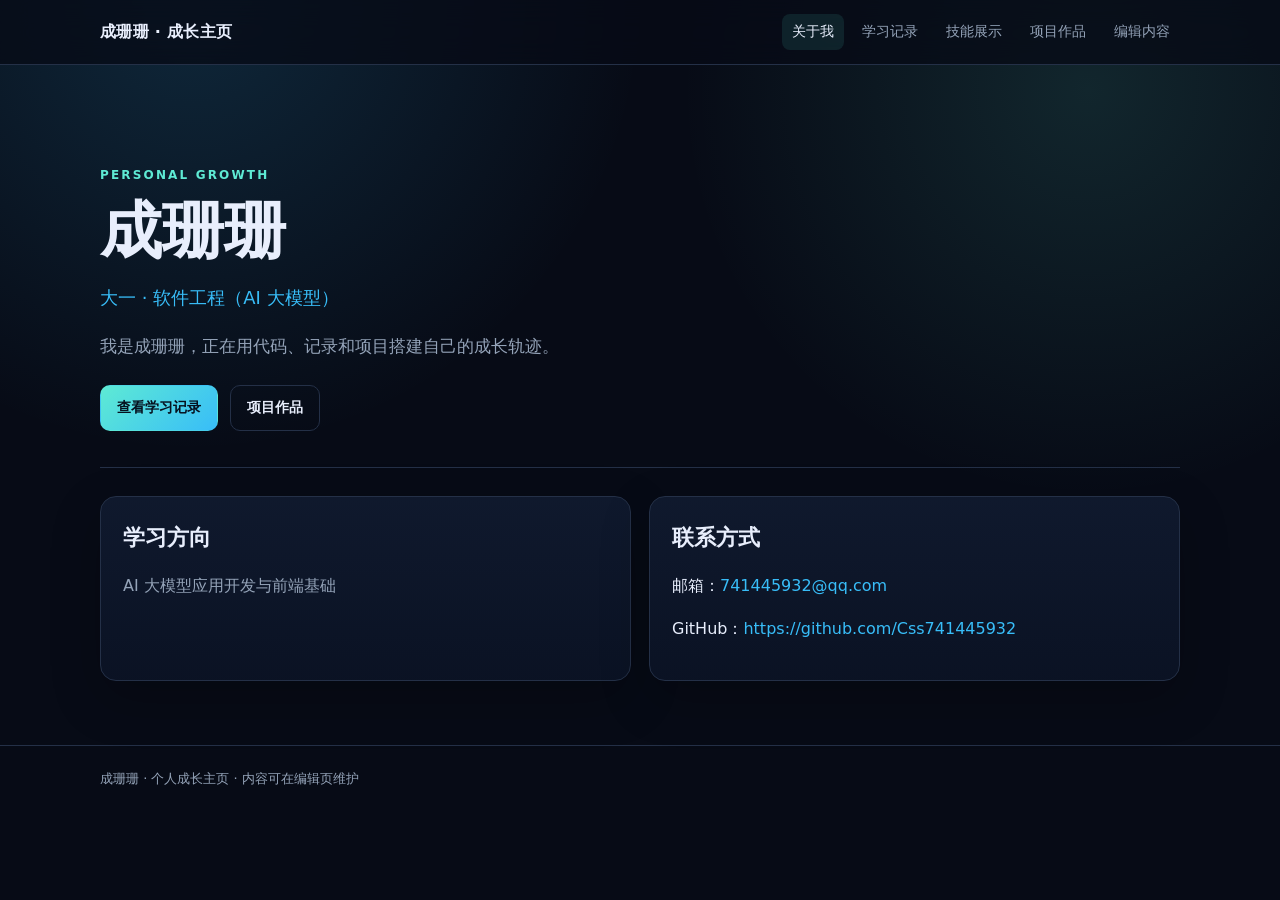
<file: index.html>
<!DOCTYPE html>
<html lang="zh-CN">
<head>
  <meta charset="UTF-8">
  <meta name="viewport" content="width=device-width, initial-scale=1.0">
  <title>成珊珊 · 关于我</title>
  <link rel="stylesheet" href="css/style.css">
</head>
<body data-page="home">
  <header class="site-header">
    <div class="container nav-wrap">
      <a class="brand" href="index.html">成珊珊 · 成长主页</a>
      <nav class="nav">
        <a href="index.html" aria-current="page">关于我</a>
        <a href="learning.html">学习记录</a>
        <a href="skills.html">技能展示</a>
        <a href="projects.html">项目作品</a>
        <a href="edit.html">编辑内容</a>
      </nav>
    </div>
  </header>

  <main class="container">
    <section class="hero">
      <p class="kicker">PERSONAL GROWTH</p>
      <h1 id="about-name">成珊珊</h1>
      <p class="hero-sub"><span id="about-grade">大一</span> · <span id="about-major">软件工程（AI 大模型）</span></p>
      <p class="hero-intro" id="about-intro">正在加载个人介绍...</p>
      <div class="hero-actions">
        <a class="btn" href="learning.html">查看学习记录</a>
        <a class="btn ghost" href="projects.html">项目作品</a>
      </div>
    </section>

    <section class="grid-2">
      <article class="card">
        <h2>学习方向</h2>
        <p id="about-direction" class="muted">正在加载...</p>
      </article>
      <article class="card">
        <h2>联系方式</h2>
        <p>邮箱：<a id="contact-email" href="#">加载中...</a></p>
        <p>GitHub：<a id="contact-github" href="#" target="_blank" rel="noopener">加载中...</a></p>
      </article>
    </section>
  </main>

  <footer>
    <div class="container">成珊珊 · 个人成长主页 · 内容可在编辑页维护</div>
  </footer>

  <script src="js/data.js"></script>
  <script src="js/main.js"></script>
</body>
</html>
</file>
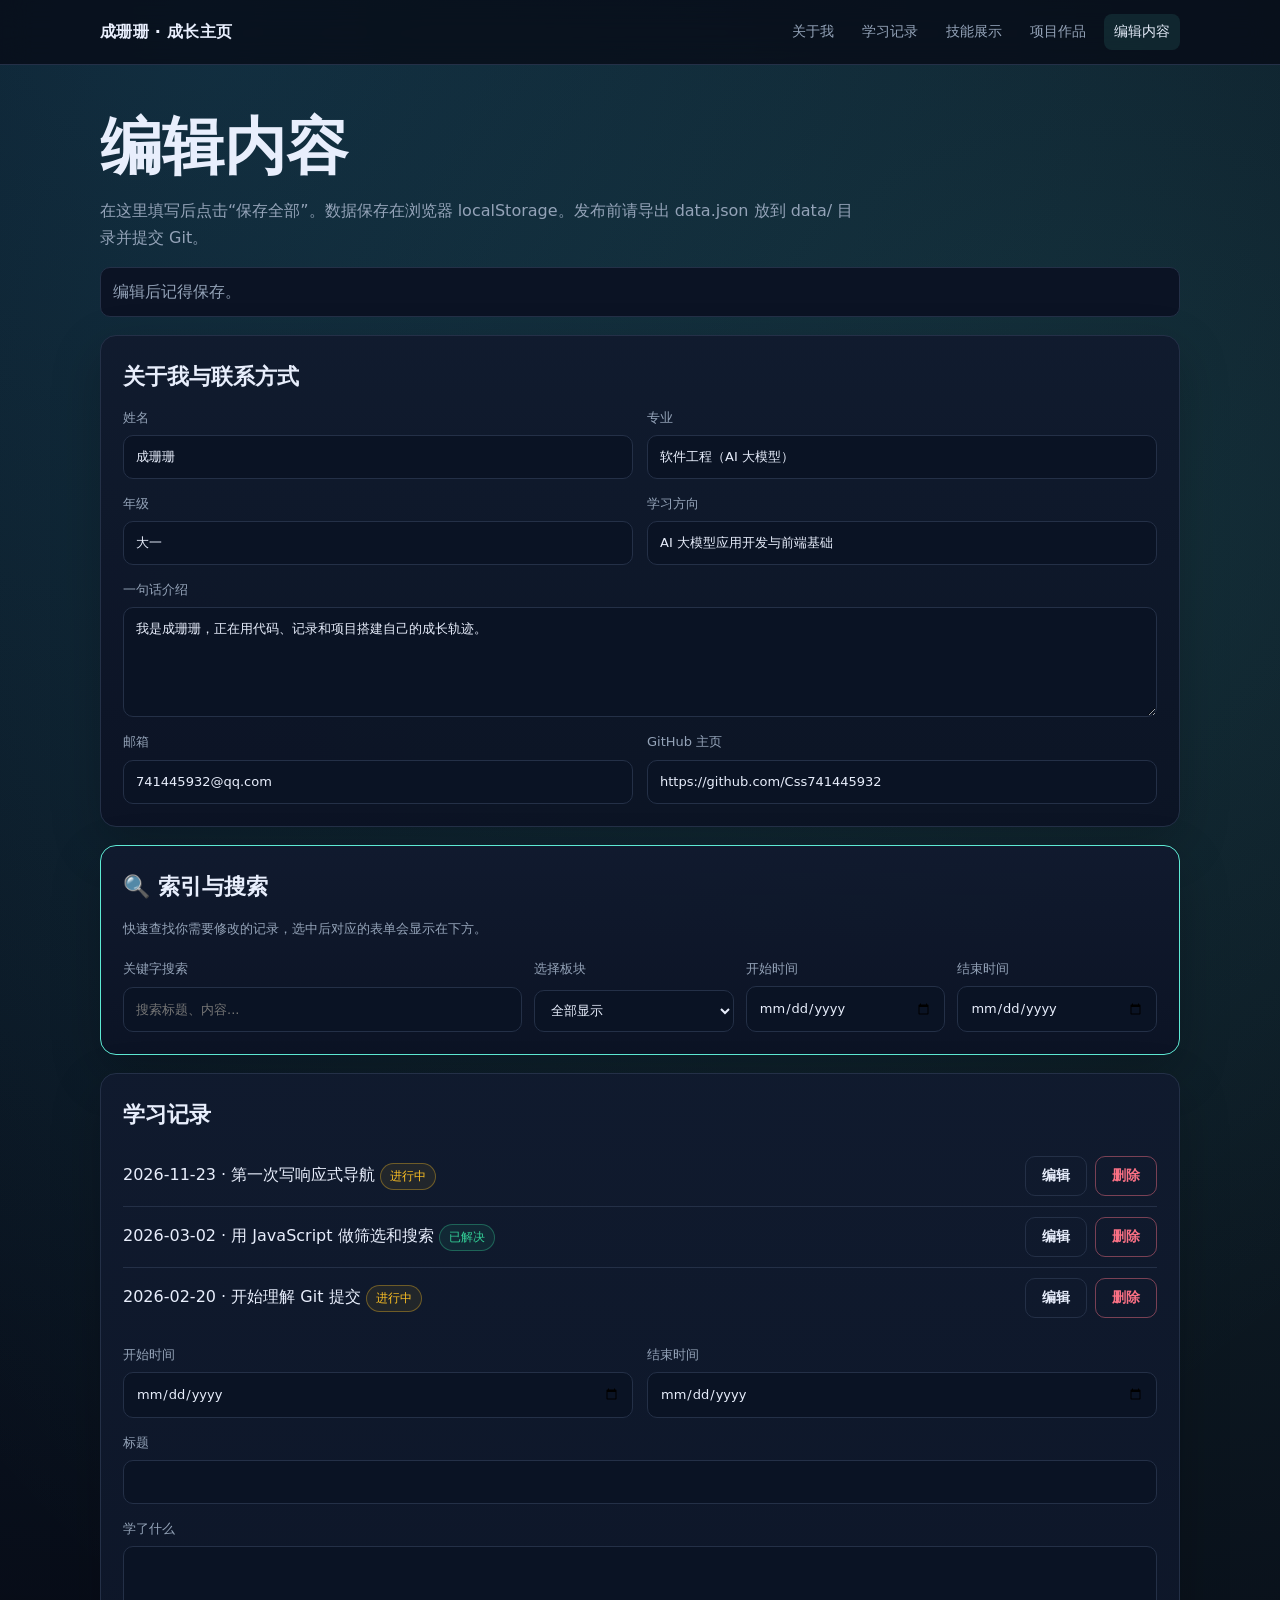
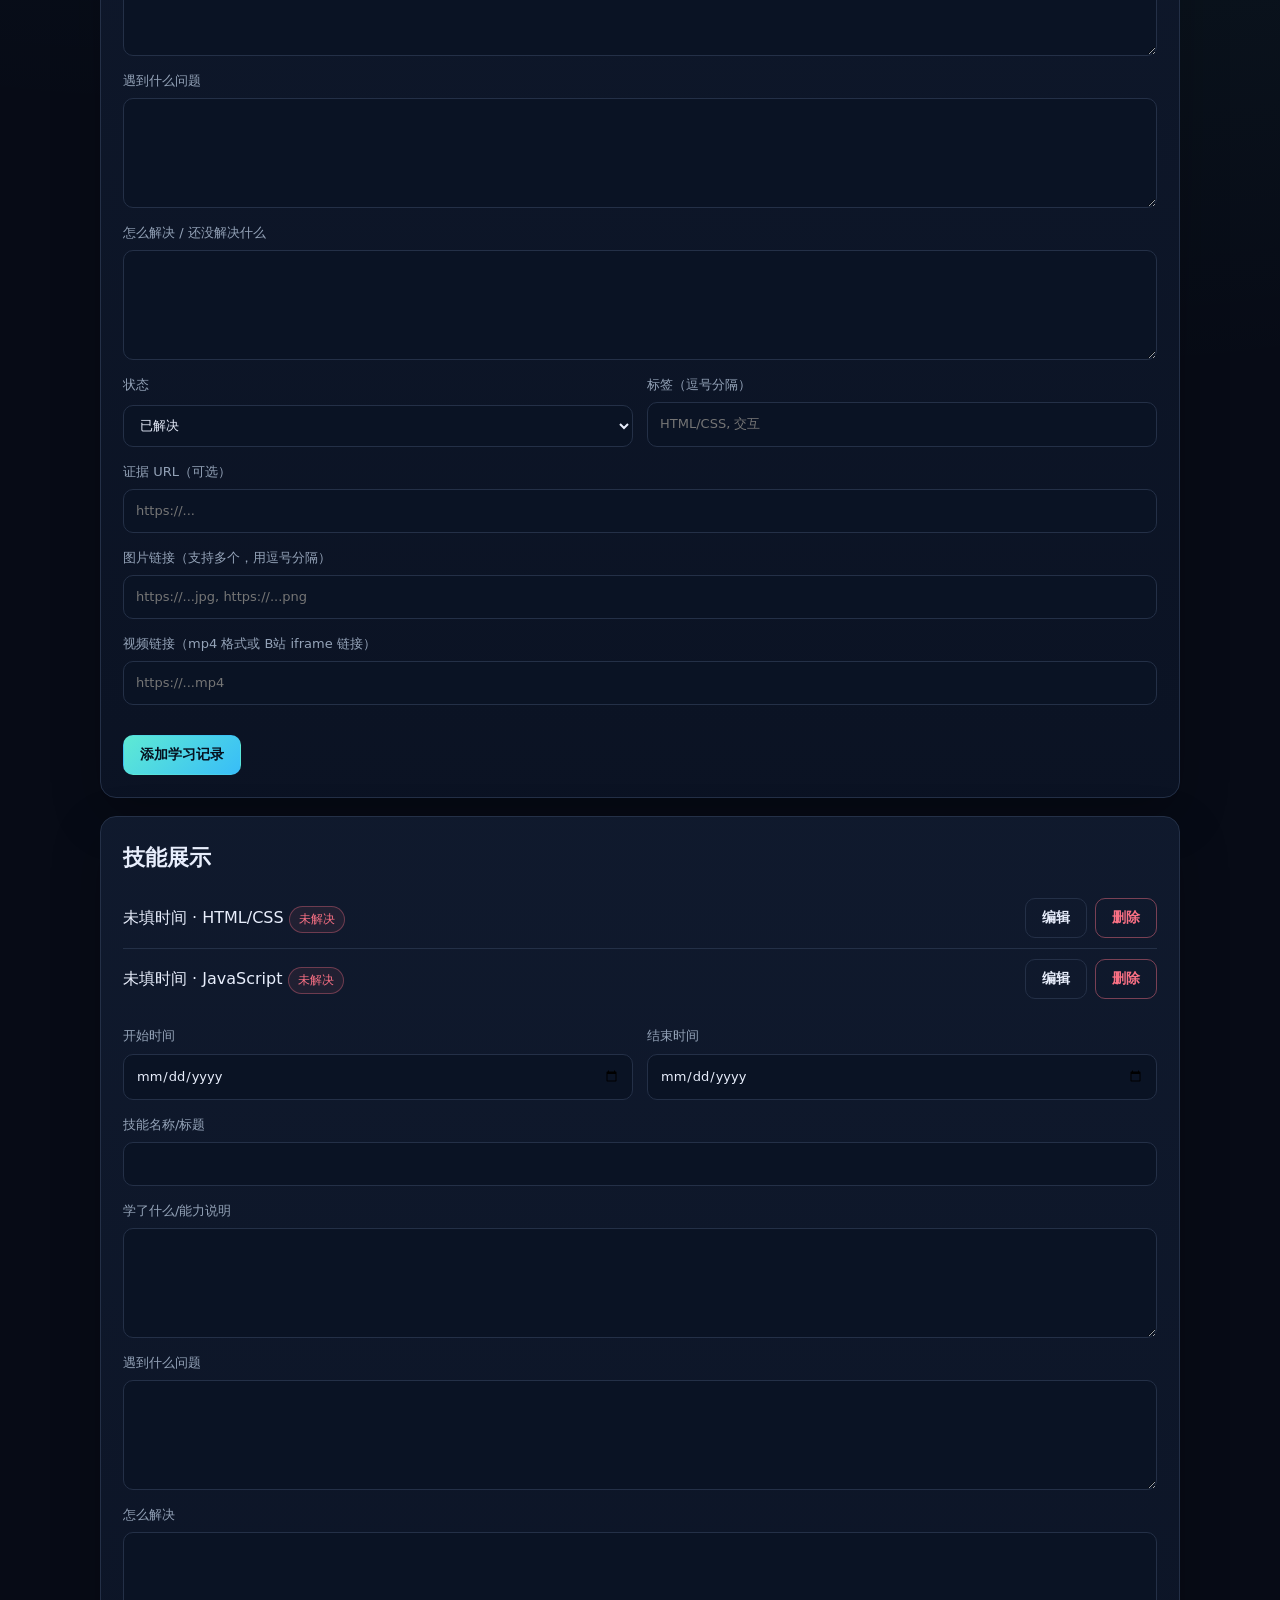
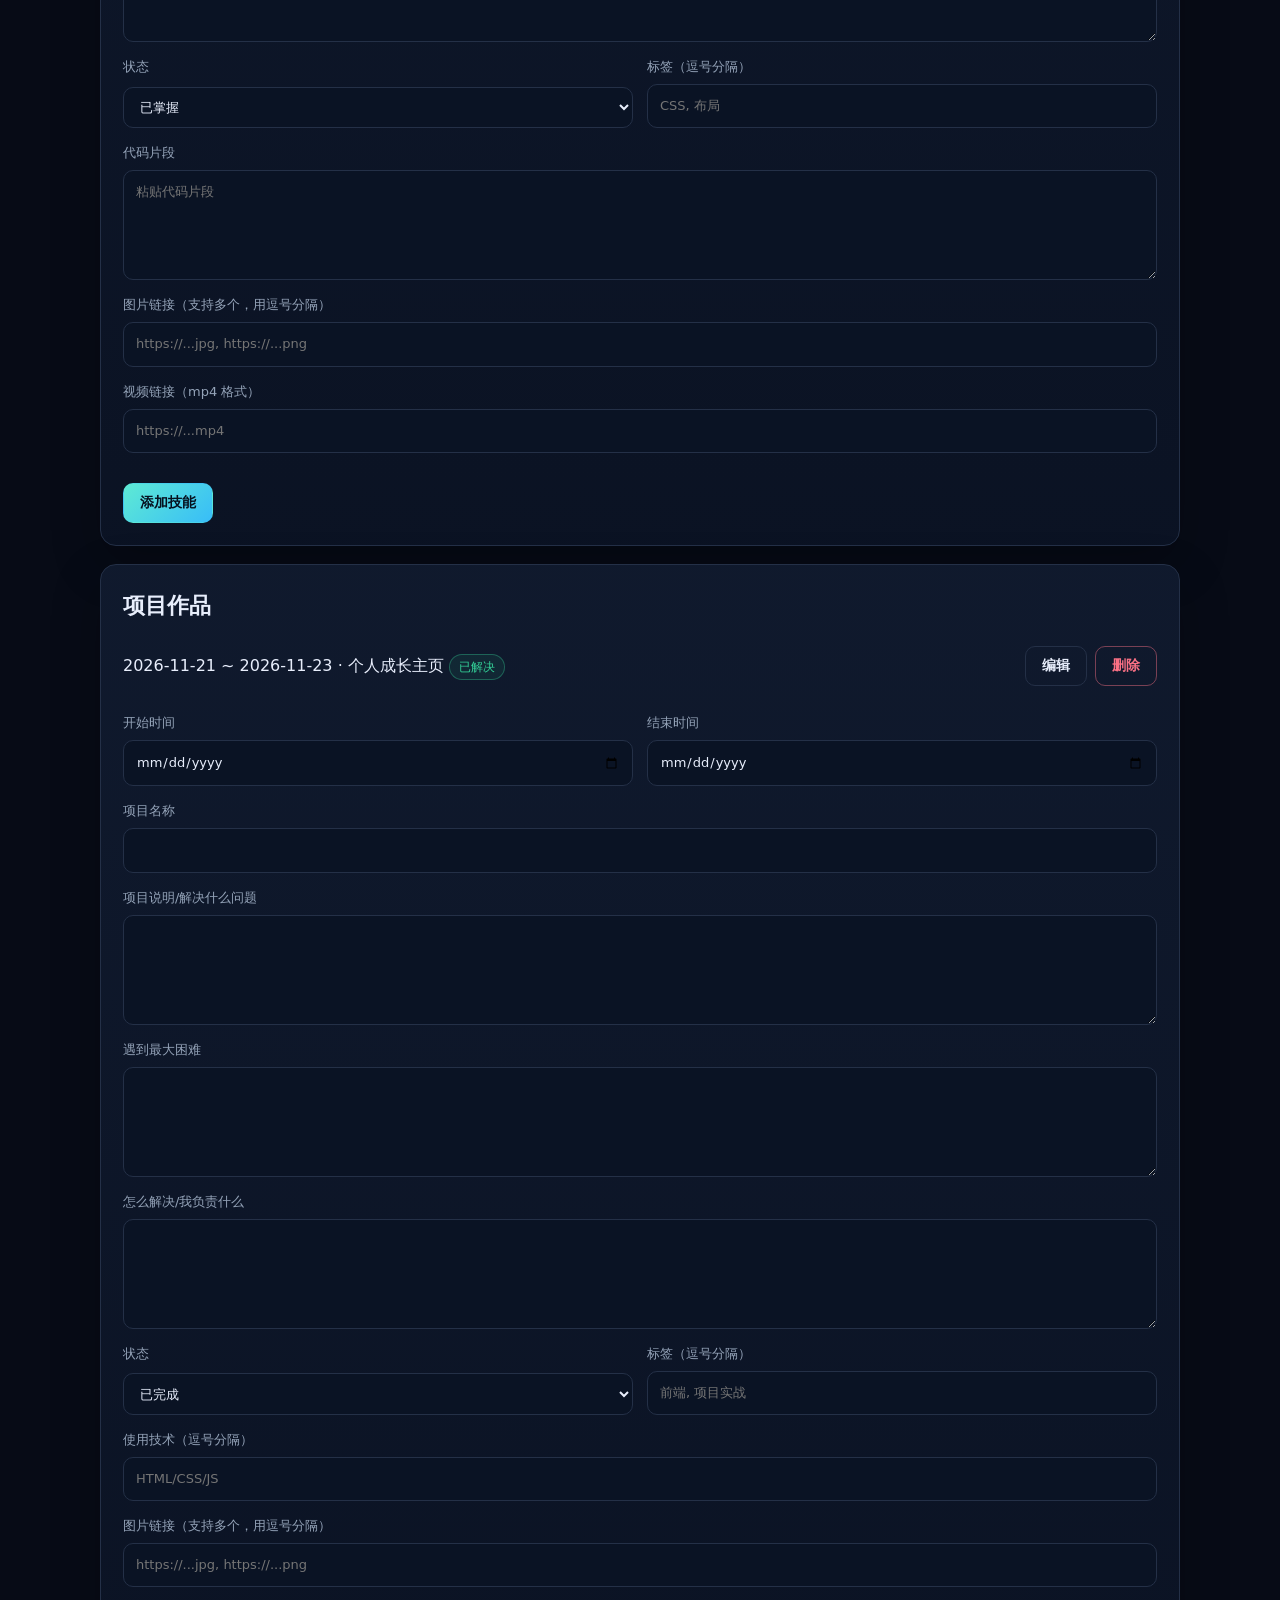
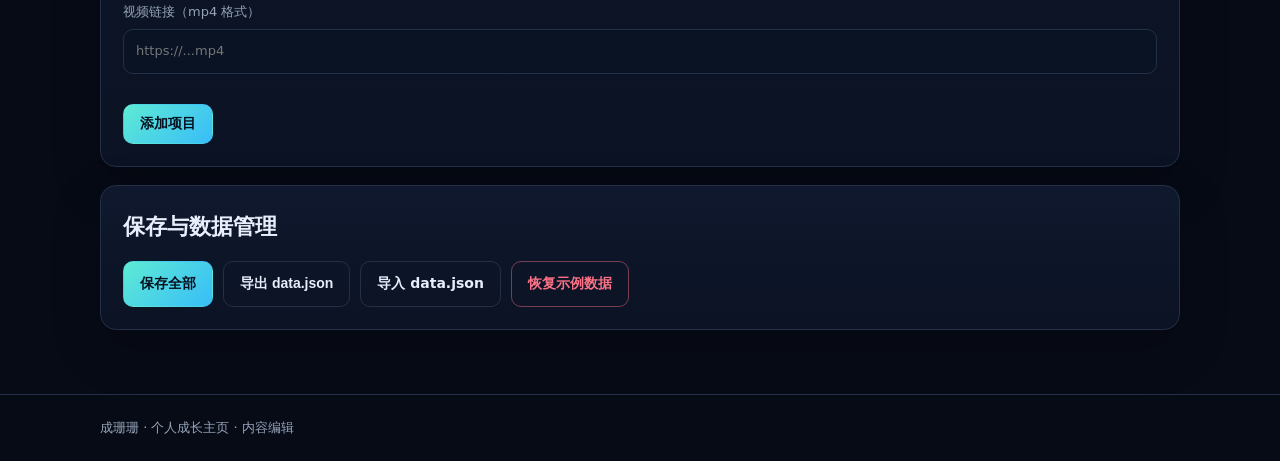
<file: edit.html>
<!DOCTYPE html>
<html lang="zh-CN">
<head>
  <meta charset="UTF-8">
  <meta name="viewport" content="width=device-width, initial-scale=1.0">
  <title>成珊珊 · 编辑内容</title>
  <link rel="stylesheet" href="css/style.css">
</head>
<body data-page="edit">
  <header class="site-header">
    <div class="container nav-wrap">
      <a class="brand" href="index.html">成珊珊 · 成长主页</a>
      <nav class="nav">
        <a href="index.html">关于我</a>
        <a href="learning.html">学习记录</a>
        <a href="skills.html">技能展示</a>
        <a href="projects.html">项目作品</a>
        <a href="edit.html" aria-current="page">编辑内容</a>
      </nav>
    </div>
  </header>

  <main class="container">
    <h1>编辑内容</h1>
    <p class="lead">在这里填写后点击“保存全部”。数据保存在浏览器 localStorage。发布前请导出 data.json 放到 data/ 目录并提交 Git。</p>
    <p id="edit-message" class="notice" role="status">编辑后记得保存。</p>

    <section class="card" style="margin-top:18px">
      <h2>关于我与联系方式</h2>
      <div class="form-grid">
        <label>姓名<input id="edit-name" type="text"></label>
        <label>专业<input id="edit-major" type="text"></label>
        <label>年级<input id="edit-grade" type="text"></label>
        <label>学习方向<input id="edit-direction" type="text"></label>
        <label class="full">一句话介绍<textarea id="edit-intro"></textarea></label>
        <label>邮箱<input id="edit-email" type="email"></label>
        <label>GitHub 主页<input id="edit-github" type="url"></label>
      </div>
    </section>

    <!-- 索引与搜索栏（已取消固定） -->
    <section class="card" style="margin-top:18px; border-color: var(--accent);">
      <h2>🔍 索引与搜索</h2>
      <p class="muted" style="font-size: 13px; margin-bottom: 12px;">快速查找你需要修改的记录，选中后对应的表单会显示在下方。</p>
      <div class="toolbar" style="margin-bottom: 0;">
        <label>关键字搜索
          <input id="edit-search" type="search" placeholder="搜索标题、内容...">
        </label>
        <label>选择板块
          <select id="edit-type-filter">
            <option value="all">全部显示</option>
            <option value="learning">仅学习记录</option>
            <option value="skills">仅技能展示</option>
            <option value="projects">仅项目作品</option>
          </select>
        </label>
        <label>开始时间
          <input id="edit-start-date" type="date">
        </label>
        <label>结束时间
          <input id="edit-end-date" type="date">
        </label>
      </div>
    </section>

    <section class="card edit-section" id="section-learning" style="margin-top:18px">
      <h2>学习记录</h2>
      <div id="learning-list"></div>
      <form id="learning-form" class="form-grid" style="margin-top:16px">
        <input type="hidden" id="learning-editing-id" value="">
        <label>开始时间<input name="startDate" type="date" required></label>
        <label>结束时间<input name="endDate" type="date" required></label>
        <label class="full">标题<input name="title" type="text" required></label>
        <label class="full">学了什么<textarea name="learned" required></textarea></label>
        <label class="full">遇到什么问题<textarea name="problem" required></textarea></label>
        <label class="full">怎么解决 / 还没解决什么<textarea name="solution" required></textarea></label>
        <label>状态
          <select name="status">
            <option value="resolved">已解决</option>
            <option value="ongoing">进行中</option>
            <option value="unresolved">未解决</option>
          </select>
        </label>
        <label>标签（逗号分隔）<input name="tags" type="text" placeholder="HTML/CSS, 交互"></label>
        <label class="full">证据 URL（可选）<input name="evidenceUrl" type="url" placeholder="https://..."></label>
        <label class="full">图片链接（支持多个，用逗号分隔）<input name="imageUrls" type="text" placeholder="https://...jpg, https://...png"></label>
        <label class="full">视频链接（mp4 格式或 B站 iframe 链接）<input name="videoUrl" type="text" placeholder="https://...mp4"></label>
        <div class="full actions">
          <button class="btn" type="submit" id="learning-submit-btn">添加学习记录</button>
          <button class="btn ghost hidden" type="button" id="learning-cancel-btn">取消编辑</button>
        </div>
      </form>
    </section>

    <section class="card edit-section" id="section-skills" style="margin-top:18px">
      <h2>技能展示</h2>
      <div id="skills-list-edit"></div>
      <form id="skill-form" class="form-grid" style="margin-top:16px">
        <input type="hidden" id="skill-editing-id" value="">
        <label>开始时间<input name="startDate" type="date" required></label>
        <label>结束时间<input name="endDate" type="date" required></label>
        <label class="full">技能名称/标题<input name="title" type="text" required></label>
        <label class="full">学了什么/能力说明<textarea name="learned" required></textarea></label>
        <label class="full">遇到什么问题<textarea name="problem" required></textarea></label>
        <label class="full">怎么解决<textarea name="solution" required></textarea></label>
        <label>状态
          <select name="status">
            <option value="resolved">已掌握</option>
            <option value="ongoing">学习中</option>
            <option value="unresolved">待解决</option>
          </select>
        </label>
        <label>标签（逗号分隔）<input name="tags" type="text" placeholder="CSS, 布局"></label>
        <label class="full">代码片段<textarea name="codeSnippet" placeholder="粘贴代码片段"></textarea></label>
        <label class="full">图片链接（支持多个，用逗号分隔）<input name="imageUrls" type="text" placeholder="https://...jpg, https://...png"></label>
        <label class="full">视频链接（mp4 格式）<input name="videoUrl" type="text" placeholder="https://...mp4"></label>
        <div class="full actions">
          <button class="btn" type="submit" id="skill-submit-btn">添加技能</button>
          <button class="btn ghost hidden" type="button" id="skill-cancel-btn">取消编辑</button>
        </div>
      </form>
    </section>

    <section class="card edit-section" id="section-projects" style="margin-top:18px">
      <h2>项目作品</h2>
      <div id="projects-list-edit"></div>
      <form id="project-form" class="form-grid" style="margin-top:16px">
        <input type="hidden" id="project-editing-id" value="">
        <label>开始时间<input name="startDate" type="date" required></label>
        <label>结束时间<input name="endDate" type="date" required></label>
        <label class="full">项目名称<input name="title" type="text" required></label>
        <label class="full">项目说明/解决什么问题<textarea name="learned" required></textarea></label>
        <label class="full">遇到最大困难<textarea name="problem" required></textarea></label>
        <label class="full">怎么解决/我负责什么<textarea name="solution" required></textarea></label>
        <label>状态
          <select name="status">
            <option value="resolved">已完成</option>
            <option value="ongoing">进行中</option>
            <option value="unresolved">未完成</option>
          </select>
        </label>
        <label>标签（逗号分隔）<input name="tags" type="text" placeholder="前端, 项目实战"></label>
        <label class="full">使用技术（逗号分隔）<input name="tech" type="text" placeholder="HTML/CSS/JS"></label>
        <label class="full">图片链接（支持多个，用逗号分隔）<input name="imageUrls" type="text" placeholder="https://...jpg, https://...png"></label>
        <label class="full">视频链接（mp4 格式）<input name="videoUrl" type="text" placeholder="https://...mp4"></label>
        <div class="full actions">
          <button class="btn" type="submit" id="project-submit-btn">添加项目</button>
          <button class="btn ghost hidden" type="button" id="project-cancel-btn">取消编辑</button>
        </div>
      </form>
    </section>

    <section class="card" style="margin-top:18px">
      <h2>保存与数据管理</h2>
      <div class="actions">
        <button id="save-btn" class="btn" type="button">保存全部</button>
        <button id="export-btn" class="btn ghost" type="button">导出 data.json</button>
        <label class="btn ghost" style="display:inline-flex;cursor:pointer">
          导入 data.json
          <input id="import-file" type="file" accept="application/json" style="display:none">
        </label>
        <button id="reset-btn" class="btn danger" type="button">恢复示例数据</button>
      </div>
    </section>
  </main>

  <footer>
    <div class="container">成珊珊 · 个人成长主页 · 内容编辑</div>
  </footer>

  <script src="js/data.js"></script>
  <script src="js/edit.js"></script>
</body>
</html>
</file>
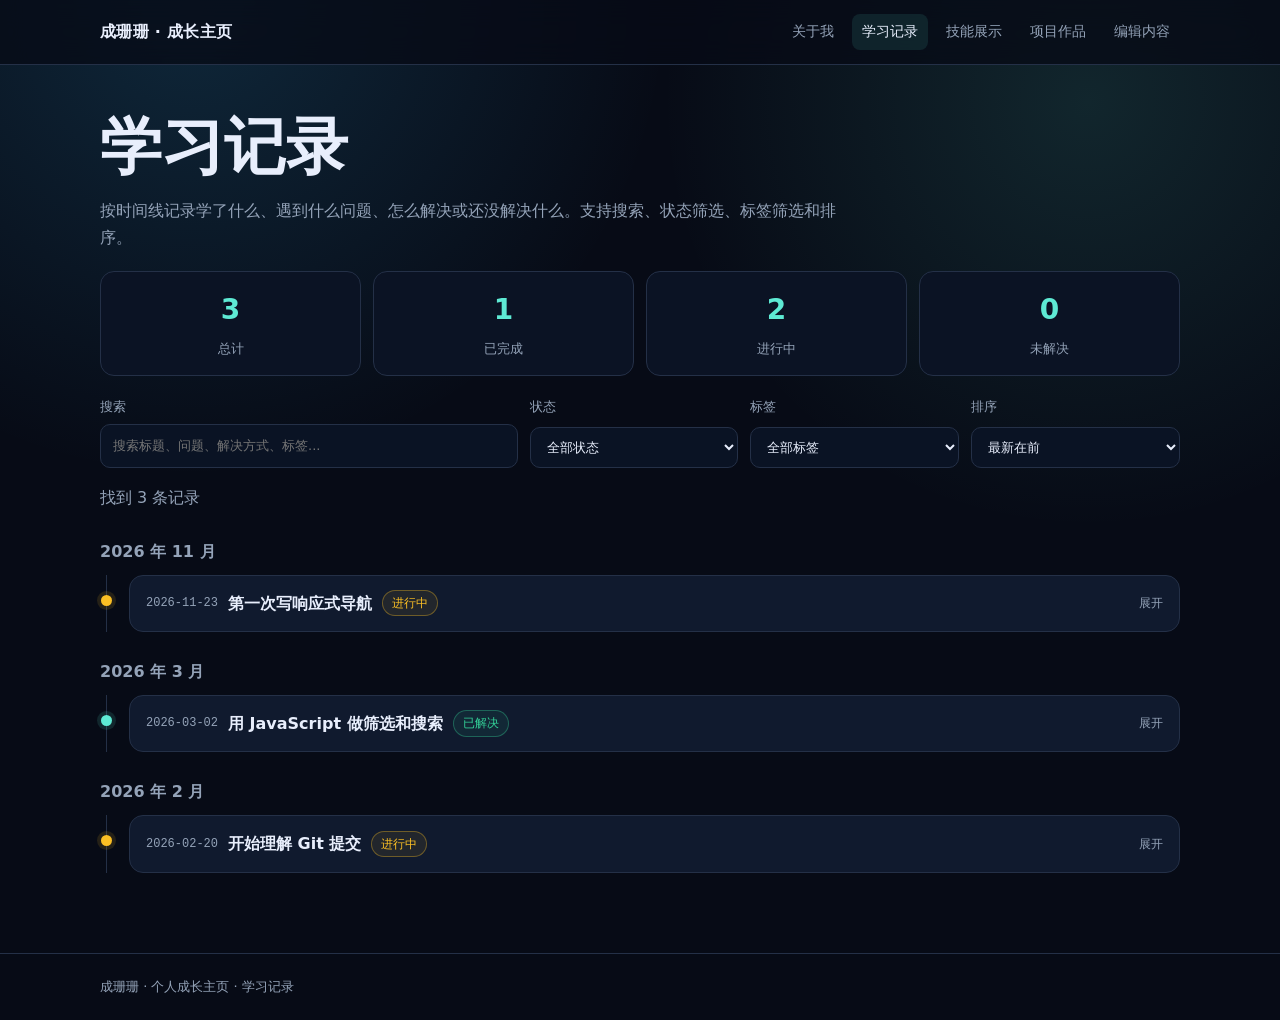
<file: learning.html>
<!DOCTYPE html>
<html lang="zh-CN">
<head>
  <meta charset="UTF-8">
  <meta name="viewport" content="width=device-width, initial-scale=1.0">
  <title>成珊珊 · 学习记录</title>
  <link rel="stylesheet" href="css/style.css">
</head>
<body data-page="learning">
  <header class="site-header">
    <div class="container nav-wrap">
      <a class="brand" href="index.html">成珊珊 · 成长主页</a>
      <nav class="nav">
        <a href="index.html">关于我</a>
        <a href="learning.html" aria-current="page">学习记录</a>
        <a href="skills.html">技能展示</a>
        <a href="projects.html">项目作品</a>
        <a href="edit.html">编辑内容</a>
      </nav>
    </div>
  </header>

  <main class="container">
    <h1>学习记录</h1>
    <p class="lead">按时间线记录学了什么、遇到什么问题、怎么解决或还没解决什么。支持搜索、状态筛选、标签筛选和排序。</p>

    <section class="stats" id="learning-stats"></section>

    <section class="toolbar">
      <label>搜索
        <input id="search-input" type="search" placeholder="搜索标题、问题、解决方式、标签...">
      </label>
      <label>状态
        <select id="status-filter">
          <option value="all">全部状态</option>
          <option value="resolved">已解决</option>
          <option value="ongoing">进行中</option>
          <option value="unresolved">未解决</option>
        </select>
      </label>
      <label>标签
        <select id="tag-filter">
          <option value="all">全部标签</option>
        </select>
      </label>
      <label>排序
        <select id="sort-filter">
          <option value="desc">最新在前</option>
          <option value="asc">最早在前</option>
        </select>
      </label>
    </section>

    <p id="result-count" class="muted"></p>
    <div id="timeline"></div>
    <div id="empty-state" class="empty hidden">
      没有匹配的学习记录。可以清除筛选，或去 <a href="edit.html">编辑页</a> 添加记录。
    </div>
  </main>

  <footer>
    <div class="container">成珊珊 · 个人成长主页 · 学习记录</div>
  </footer>

  <script src="js/data.js"></script>
  <script src="js/main.js"></script>
</body>
</html>
</file>
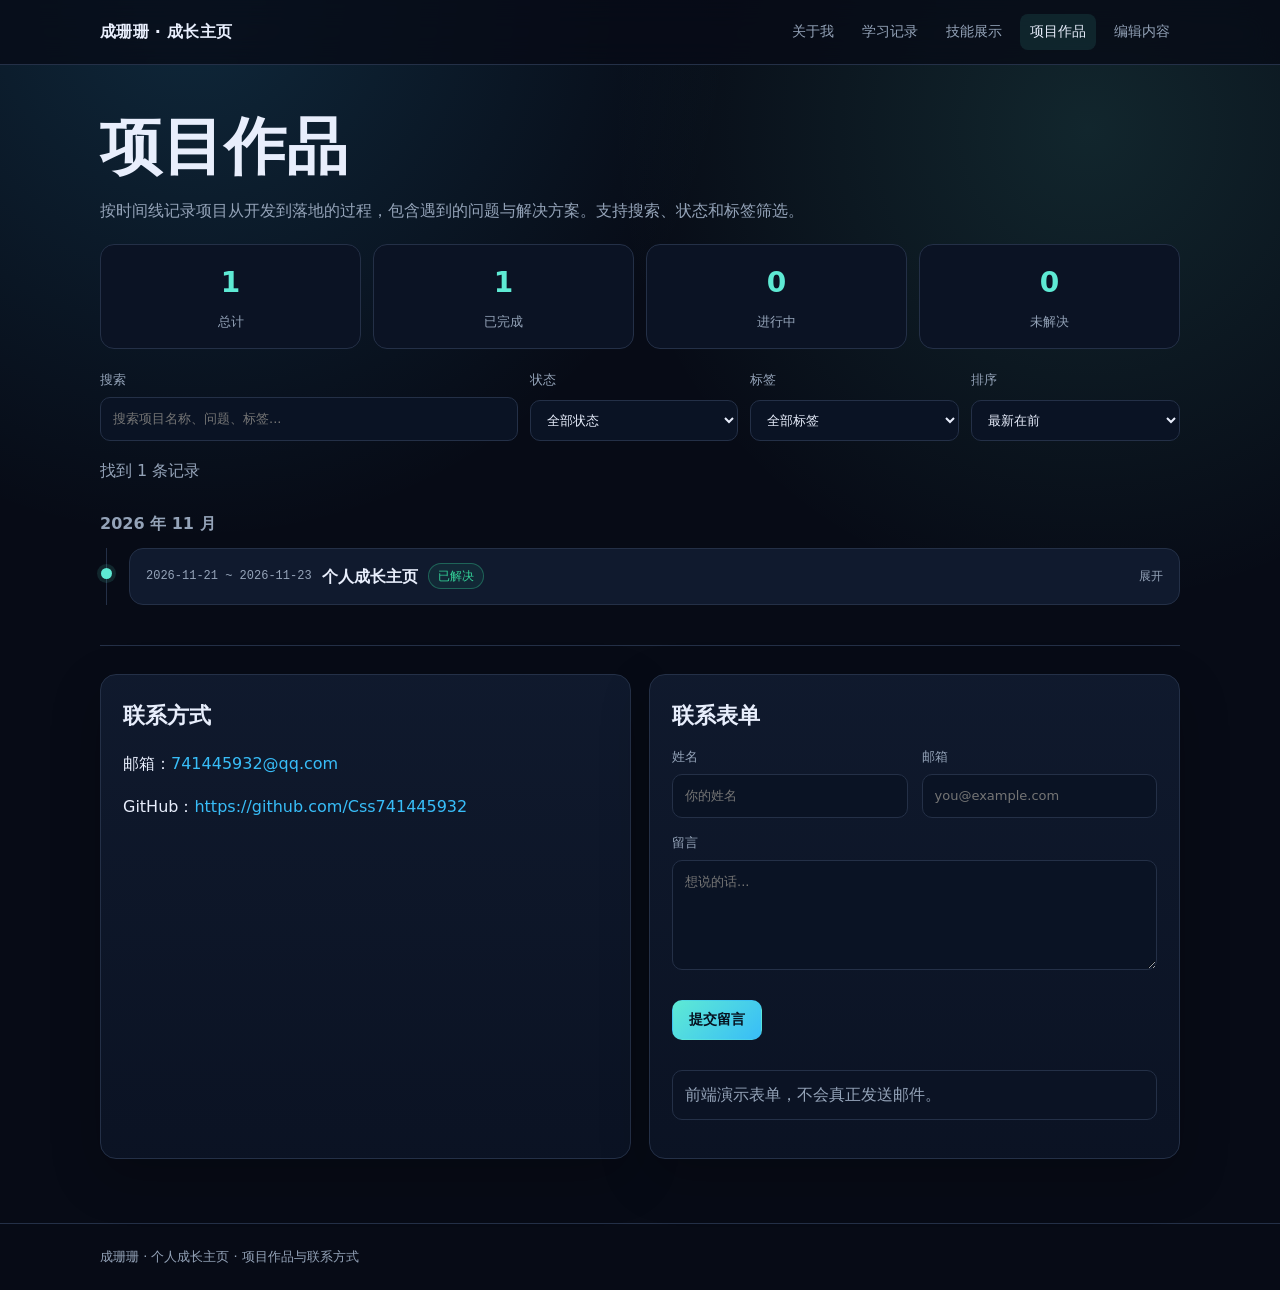
<file: projects.html>
<!DOCTYPE html>
<html lang="zh-CN">
<head>
  <meta charset="UTF-8">
  <meta name="viewport" content="width=device-width, initial-scale=1.0">
  <title>成珊珊 · 项目作品与联系方式</title>
  <link rel="stylesheet" href="css/style.css">
</head>
<body data-page="projects">
  <header class="site-header">
    <div class="container nav-wrap">
      <a class="brand" href="index.html">成珊珊 · 成长主页</a>
      <nav class="nav">
        <a href="index.html">关于我</a>
        <a href="learning.html">学习记录</a>
        <a href="skills.html">技能展示</a>
        <a href="projects.html" aria-current="page">项目作品</a>
        <a href="edit.html">编辑内容</a>
      </nav>
    </div>
  </header>

  <main class="container">
    <h1>项目作品</h1>
    <p class="lead">按时间线记录项目从开发到落地的过程，包含遇到的问题与解决方案。支持搜索、状态和标签筛选。</p>
    
    <section class="stats" id="projects-stats"></section>
    
    <section class="toolbar">
      <label>搜索
        <input id="search-input" type="search" placeholder="搜索项目名称、问题、标签...">
      </label>
      <label>状态
        <select id="status-filter">
          <option value="all">全部状态</option>
          <option value="resolved">已完成</option>
          <option value="ongoing">进行中</option>
          <option value="unresolved">未完成</option>
        </select>
      </label>
      <label>标签
        <select id="tag-filter">
          <option value="all">全部标签</option>
        </select>
      </label>
      <label>排序
        <select id="sort-filter">
          <option value="desc">最新在前</option>
          <option value="asc">最早在前</option>
        </select>
      </label>
    </section>

    <p id="result-count" class="muted"></p>
    <div id="timeline"></div>
    <div id="empty-state" class="empty hidden">
      没有匹配的项目。可以清除筛选，或去 <a href="edit.html">编辑页</a> 添加。
    </div>

    <section class="grid-2" style="margin-top:40px; border-top: 1px solid var(--line); padding-top: 28px;">
      <article class="card">
        <h2>联系方式</h2>
        <p>邮箱：<a id="project-contact-email" href="#">加载中...</a></p>
        <p>GitHub：<a id="project-contact-github" href="#" target="_blank" rel="noopener">加载中...</a></p>
      </article>

      <article class="card">
        <h2>联系表单</h2>
        <form id="contact-form" class="form-grid" novalidate>
          <label>姓名
            <input name="name" type="text" placeholder="你的姓名">
          </label>
          <label>邮箱
            <input name="email" type="email" placeholder="you@example.com">
          </label>
          <label class="full">留言
            <textarea name="message" placeholder="想说的话..."></textarea>
          </label>
          <div class="full actions">
            <button class="btn" type="submit">提交留言</button>
          </div>
          <p id="form-message" class="notice full" role="status">前端演示表单，不会真正发送邮件。</p>
        </form>
      </article>
    </section>
  </main>

  <footer>
    <div class="container">成珊珊 · 个人成长主页 · 项目作品与联系方式</div>
  </footer>

  <script src="js/data.js"></script>
  <script src="js/main.js"></script>
</body>
</html>
</file>
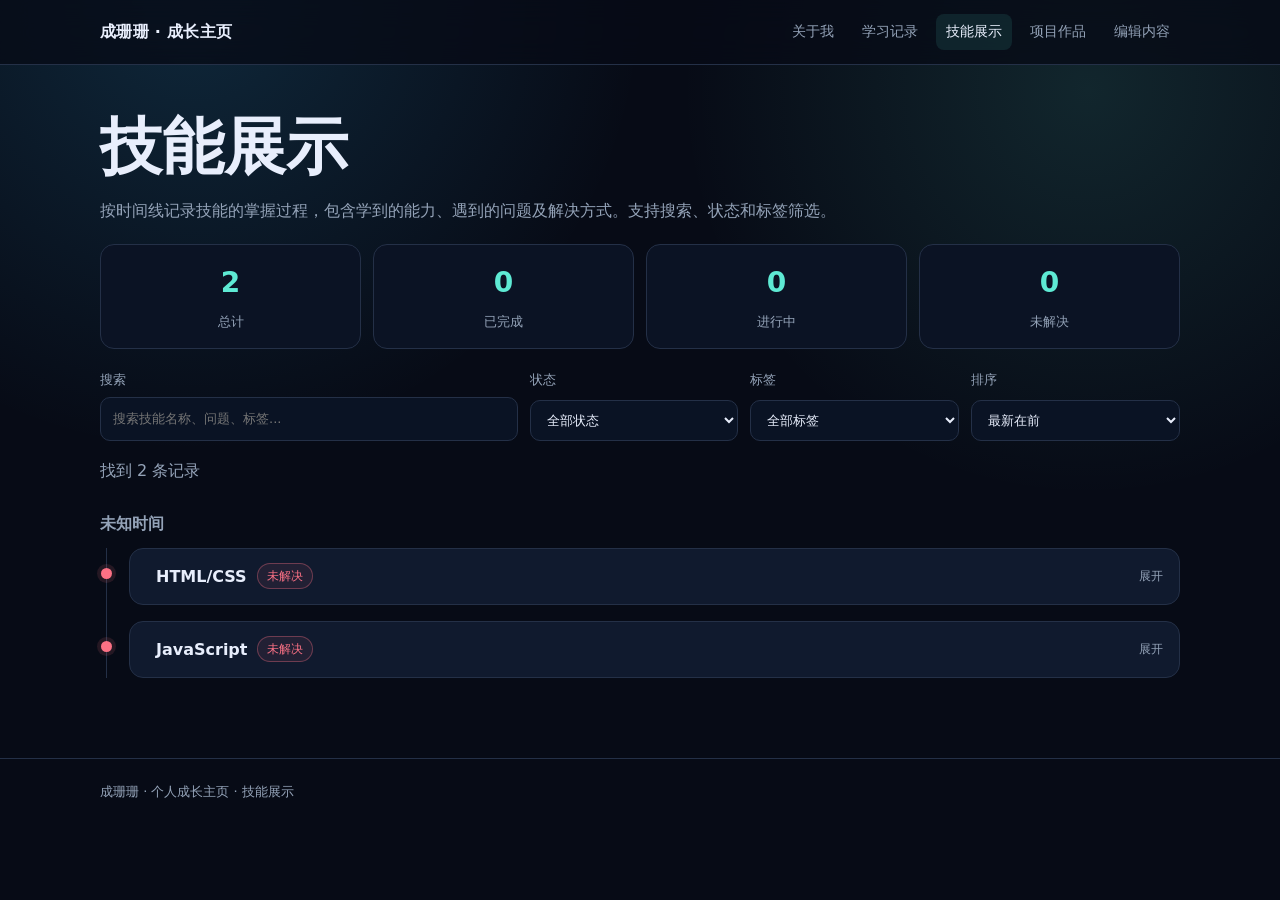
<file: skills.html>
<!DOCTYPE html>
<html lang="zh-CN">
<head>
  <meta charset="UTF-8">
  <meta name="viewport" content="width=device-width, initial-scale=1.0">
  <title>成珊珊 · 技能展示</title>
  <link rel="stylesheet" href="css/style.css">
</head>
<body data-page="skills">
  <header class="site-header">
    <div class="container nav-wrap">
      <a class="brand" href="index.html">成珊珊 · 成长主页</a>
      <nav class="nav">
        <a href="index.html">关于我</a>
        <a href="learning.html">学习记录</a>
        <a href="skills.html" aria-current="page">技能展示</a>
        <a href="projects.html">项目作品</a>
        <a href="edit.html">编辑内容</a>
      </nav>
    </div>
  </header>

  <main class="container">
    <h1>技能展示</h1>
    <p class="lead">按时间线记录技能的掌握过程，包含学到的能力、遇到的问题及解决方式。支持搜索、状态和标签筛选。</p>
    
    <section class="stats" id="skills-stats"></section>
    
    <section class="toolbar">
      <label>搜索
        <input id="search-input" type="search" placeholder="搜索技能名称、问题、标签...">
      </label>
      <label>状态
        <select id="status-filter">
          <option value="all">全部状态</option>
          <option value="resolved">已掌握</option>
          <option value="ongoing">学习中</option>
          <option value="unresolved">待解决</option>
        </select>
      </label>
      <label>标签
        <select id="tag-filter">
          <option value="all">全部标签</option>
        </select>
      </label>
      <label>排序
        <select id="sort-filter">
          <option value="desc">最新在前</option>
          <option value="asc">最早在前</option>
        </select>
      </label>
    </section>

    <p id="result-count" class="muted"></p>
    <div id="timeline"></div>
    <div id="empty-state" class="empty hidden">
      没有匹配的技能。可以清除筛选，或去 <a href="edit.html">编辑页</a> 添加。
    </div>
  </main>

  <footer>
    <div class="container">成珊珊 · 个人成长主页 · 技能展示</div>
  </footer>

  <script src="js/data.js"></script>
  <script src="js/main.js"></script>
</body>
</html>
</file>
<file: css/style.css>
:root{
  --bg:#070b16;--bg2:#0d1425;--card:#101a2e;--card2:#0b1324;
  --text:#e8eefc;--muted:#94a3b8;--line:#243047;
  --accent:#5eead4;--accent2:#38bdf8;--warn:#fbbf24;--danger:#fb7185;--ok:#34d399;
}
*{box-sizing:border-box}
html{scroll-behavior:smooth}
body{
  margin:0;font-family:ui-sans-serif,system-ui,-apple-system,"Segoe UI","Microsoft YaHei",sans-serif;
  background:
    radial-gradient(circle at 15% 0%,rgba(56,189,248,.16),transparent 32%),
    radial-gradient(circle at 85% 10%,rgba(94,234,212,.12),transparent 30%),
    var(--bg);
  color:var(--text);line-height:1.7;min-height:100vh;
}
a{color:var(--accent2);text-decoration:none}
a:hover{text-decoration:underline}
.container{width:min(1080px,calc(100% - 32px));margin:0 auto}
.site-header{
  position:sticky;top:0;z-index:20;backdrop-filter:blur(14px);
  background:rgba(7,11,22,.78);border-bottom:1px solid var(--line);
}
.nav-wrap{display:flex;align-items:center;justify-content:space-between;gap:16px;padding:14px 0;flex-wrap:wrap}
.brand{font-weight:800;color:var(--text);letter-spacing:.02em}
.nav{display:flex;gap:8px;flex-wrap:wrap}
.nav a{color:var(--muted);padding:6px 10px;border-radius:8px;font-size:14px}
.nav a:hover,.nav a[aria-current="page"]{color:var(--text);background:rgba(94,234,212,.1);text-decoration:none}
main{padding:40px 0 64px}
.hero{padding:48px 0 36px;border-bottom:1px solid var(--line);margin-bottom:28px}
.kicker{color:var(--accent);letter-spacing:.18em;font-size:12px;font-weight:700}
h1{font-size:clamp(34px,6vw,62px);line-height:1.1;margin:8px 0}
h2{font-size:22px;margin:0 0 12px}
h3{font-size:16px;color:var(--muted);margin:24px 0 10px}
.hero-sub{color:var(--accent2);font-size:18px}
.hero-intro{color:var(--muted);max-width:720px;font-size:17px}
.hero-actions{display:flex;gap:12px;flex-wrap:wrap;margin-top:24px}
.card{
  background:linear-gradient(180deg,rgba(16,26,46,.96),rgba(11,19,36,.96));
  border:1px solid var(--line);border-radius:16px;padding:22px;
  box-shadow:0 18px 50px rgba(0,0,0,.22);
}
.grid-2{display:grid;grid-template-columns:repeat(2,minmax(0,1fr));gap:18px}
.stack{display:grid;gap:18px}
.btn{
  display:inline-flex;align-items:center;justify-content:center;gap:8px;border:1px solid transparent;
  border-radius:10px;padding:10px 16px;background:linear-gradient(135deg,var(--accent),var(--accent2));
  color:#06111f;font-weight:800;cursor:pointer;font-size:14px;
}
.btn.ghost{background:transparent;border-color:var(--line);color:var(--text)}
.btn.danger{background:transparent;border-color:rgba(251,113,133,.45);color:var(--danger)}
.btn:hover{filter:brightness(1.06);text-decoration:none}
.muted{color:var(--muted)}
.lead{color:var(--muted);max-width:760px}
.stats{display:grid;grid-template-columns:repeat(4,minmax(0,1fr));gap:12px;margin:20px 0}
.stat{background:var(--card2);border:1px solid var(--line);border-radius:14px;padding:14px;text-align:center}
.stat strong{display:block;font-size:28px;color:var(--accent)}
.stat span{font-size:13px;color:var(--muted)}
.toolbar{display:grid;grid-template-columns:2fr 1fr 1fr 1fr;gap:12px;margin:18px 0 8px}
label{display:grid;gap:6px;font-size:13px;color:var(--muted)}
input,select,textarea{
  width:100%;border:1px solid var(--line);background:#0a1324;color:var(--text);
  border-radius:10px;padding:10px 12px;font:inherit;outline:none;
}
input:focus,select:focus,textarea:focus{border-color:var(--accent2);box-shadow:0 0 0 3px rgba(56,189,248,.12)}
textarea{min-height:110px;resize:vertical}
.timeline-group{margin-top:26px}
.timeline{border-left:1px solid var(--line);padding-left:22px;margin-left:6px}
.timeline-item{position:relative;margin:0 0 16px}
.timeline-item::before{
  content:"";position:absolute;left:-28px;top:20px;width:11px;height:11px;border-radius:50%;
  background:var(--accent);box-shadow:0 0 0 4px rgba(94,234,212,.12);
}
.timeline-item.status-ongoing::before{background:var(--warn);box-shadow:0 0 0 4px rgba(251,191,36,.12)}
.timeline-item.status-unresolved::before{background:var(--danger);box-shadow:0 0 0 4px rgba(251,113,133,.12)}
.record-card{background:var(--card);border:1px solid var(--line);border-radius:14px;overflow:hidden}
.record-card summary{display:flex;align-items:center;gap:10px;flex-wrap:wrap;padding:14px 16px;cursor:pointer;list-style:none}
.record-card summary::-webkit-details-marker{display:none}
.record-card summary::after{content:"展开";margin-left:auto;color:var(--muted);font-size:12px}
.record-card[open] summary::after{content:"收起"}
.record-date{font-size:12px;color:var(--muted);font-family:ui-monospace,monospace}
.record-title{font-weight:700}
.record-body{padding:0 16px 16px;border-top:1px solid var(--line);color:var(--muted)}
.record-body p{margin:12px 0}
.record-body strong{color:var(--text)}
.badge{
  display:inline-flex;align-items:center;border:1px solid var(--line);border-radius:999px;
  padding:2px 9px;font-size:12px;color:var(--muted);white-space:nowrap;
}
.badge.resolved{color:var(--ok);border-color:rgba(52,211,153,.35);background:rgba(52,211,153,.08)}
.badge.ongoing{color:var(--warn);border-color:rgba(251,191,36,.35);background:rgba(251,191,36,.08)}
.badge.unresolved{color:var(--danger);border-color:rgba(251,113,133,.35);background:rgba(251,113,133,.08)}
.tags{display:flex;gap:6px;flex-wrap:wrap;margin-top:10px}
.tag{font-size:12px;color:var(--accent2);background:rgba(56,189,248,.08);border:1px solid rgba(56,189,248,.18);border-radius:999px;padding:2px 9px}
.empty{border:1px dashed var(--line);border-radius:14px;padding:28px;text-align:center;color:var(--muted);margin-top:20px}
.skill-card h2{display:flex;gap:10px;align-items:center;flex-wrap:wrap}
.evidence{border-top:1px solid var(--line);margin-top:14px;padding-top:12px}
pre{background:#060b15;border:1px solid var(--line);border-radius:10px;padding:12px;overflow:auto;font-size:13px;color:#b8e6ff}
code{font-family:ui-monospace,SFMono-Regular,Consolas,monospace}
.screenshot{max-width:100%;border-radius:10px;border:1px solid var(--line);margin-top:10px}
.project-meta{display:grid;gap:8px;margin:12px 0;color:var(--muted)}
.project-meta strong{color:var(--text)}
.form-grid{display:grid;grid-template-columns:1fr 1fr;gap:14px}
.form-grid .full{grid-column:1/-1}
.actions{display:flex;gap:10px;flex-wrap:wrap;margin-top:16px}
.edit-row{display:flex;align-items:center;justify-content:space-between;gap:12px;padding:10px 0;border-bottom:1px solid var(--line)}
.edit-row:last-child{border-bottom:0}
.edit-row span{min-width:0;overflow-wrap:anywhere}
.notice{border:1px solid var(--line);background:var(--card2);border-radius:10px;padding:10px 12px;color:var(--muted)}
.notice.success{color:var(--ok);border-color:rgba(52,211,153,.35)}
.notice.error{color:var(--danger);border-color:rgba(251,113,133,.35)}
footer{border-top:1px solid var(--line);padding:22px 0;color:var(--muted);font-size:13px}
.hidden{display:none!important}
@media(max-width:760px){
  .grid-2,.toolbar,.form-grid{grid-template-columns:1fr}
  .stats{grid-template-columns:repeat(2,1fr)}
  .hero{padding-top:28px}
  .nav-wrap{align-items:flex-start}
  .record-card summary::after{width:100%;margin-left:0}
}
</file>
